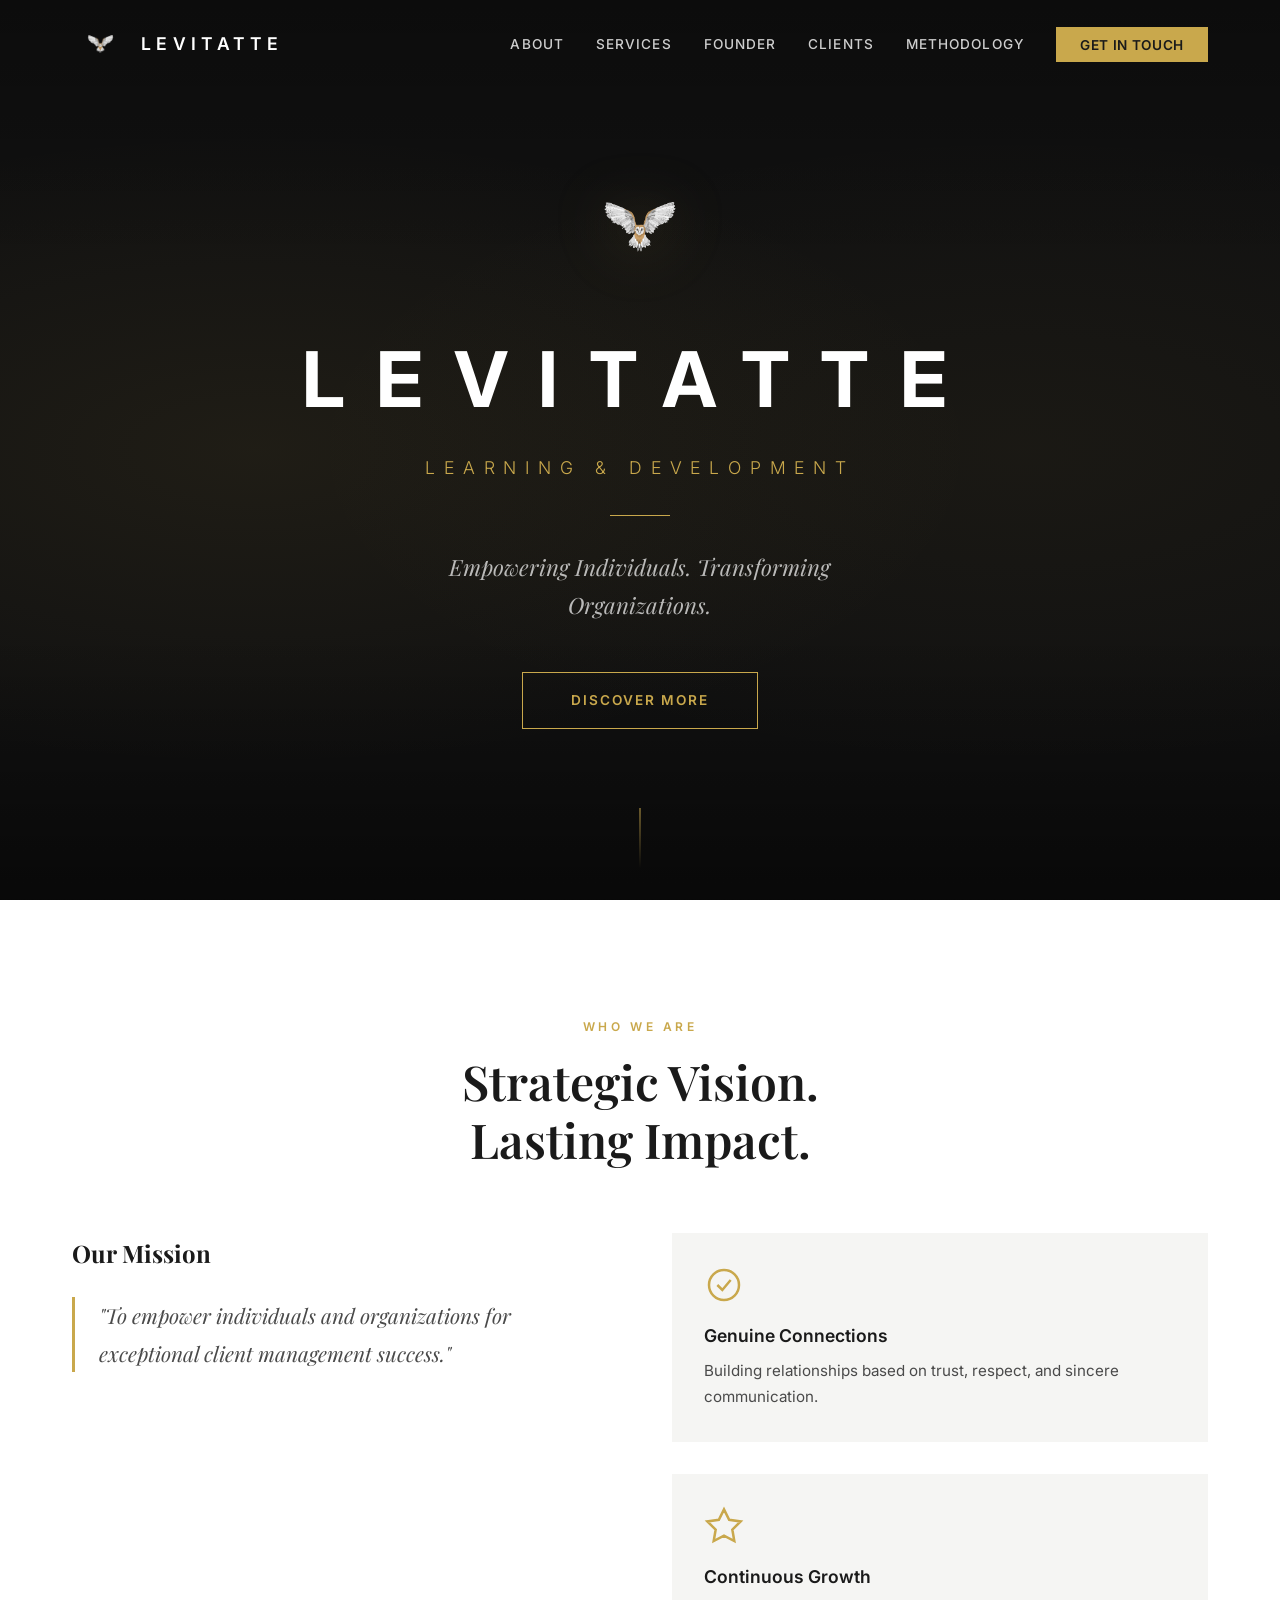
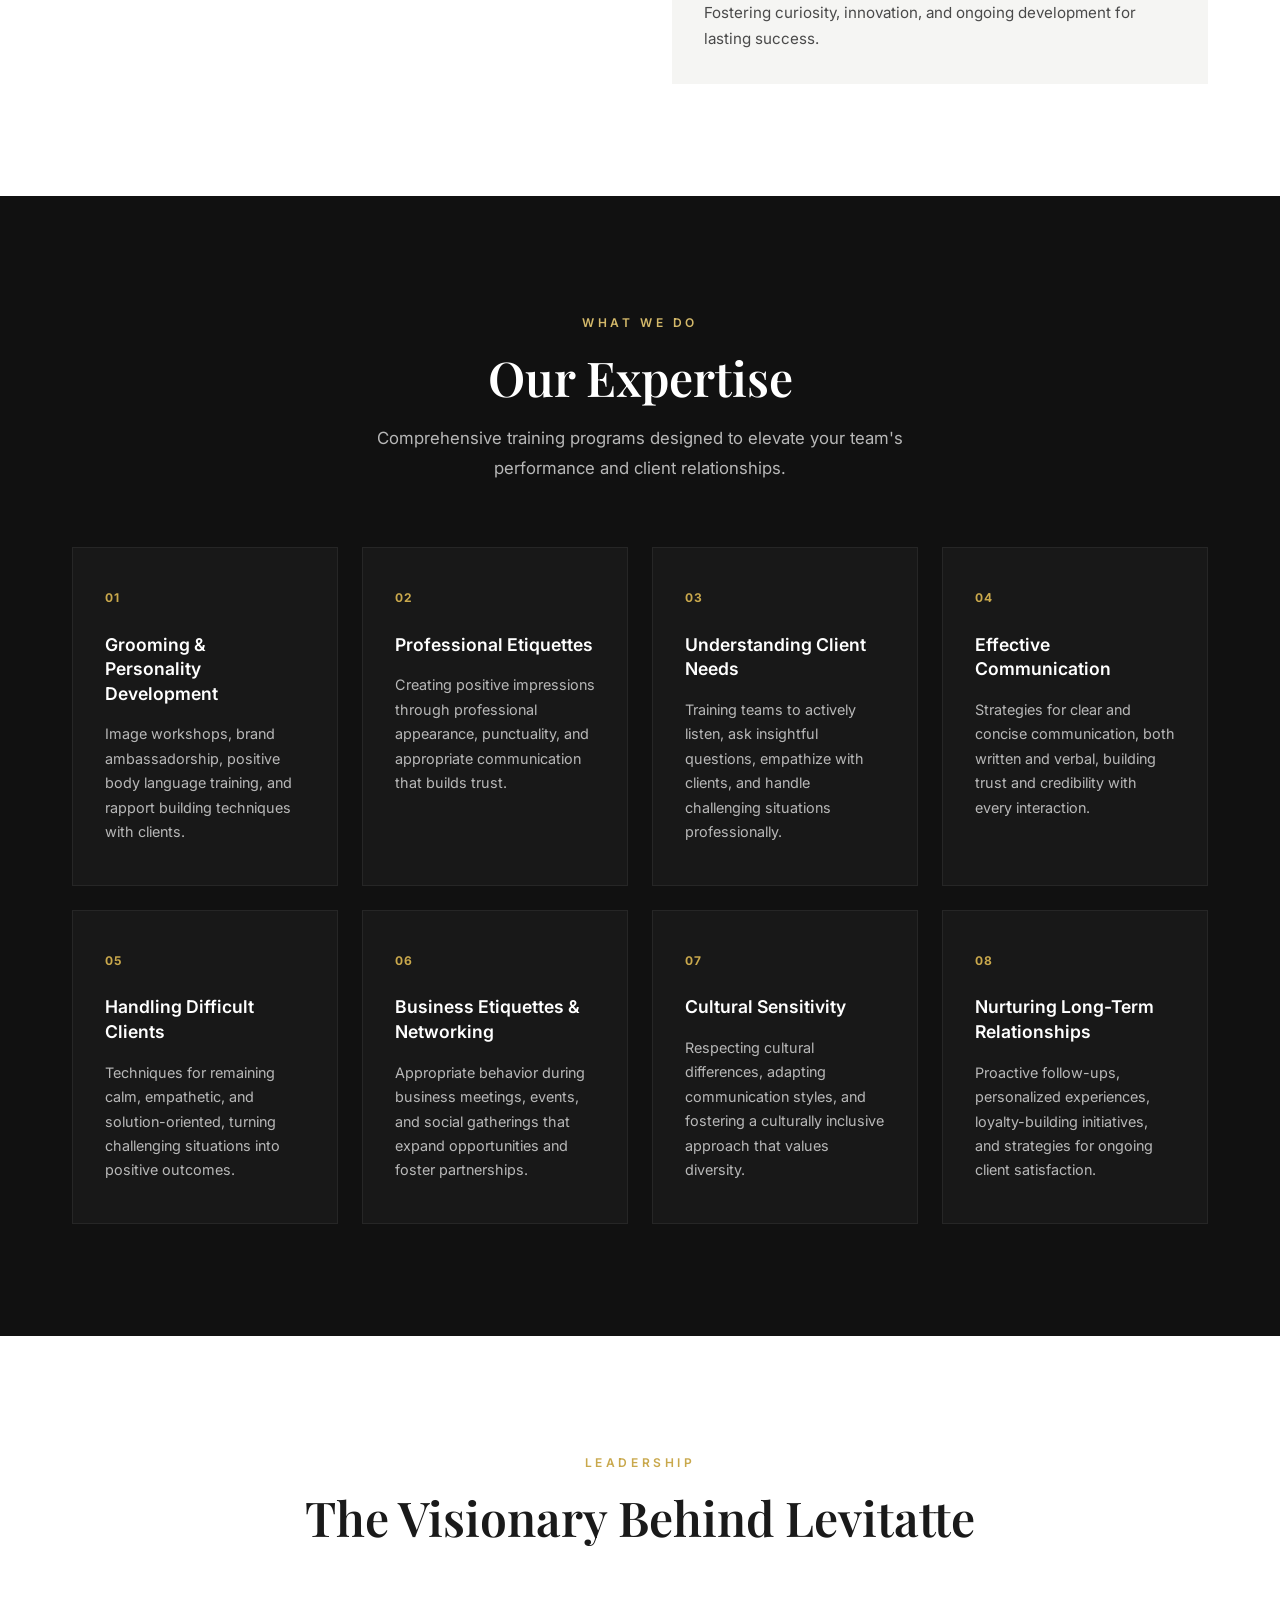
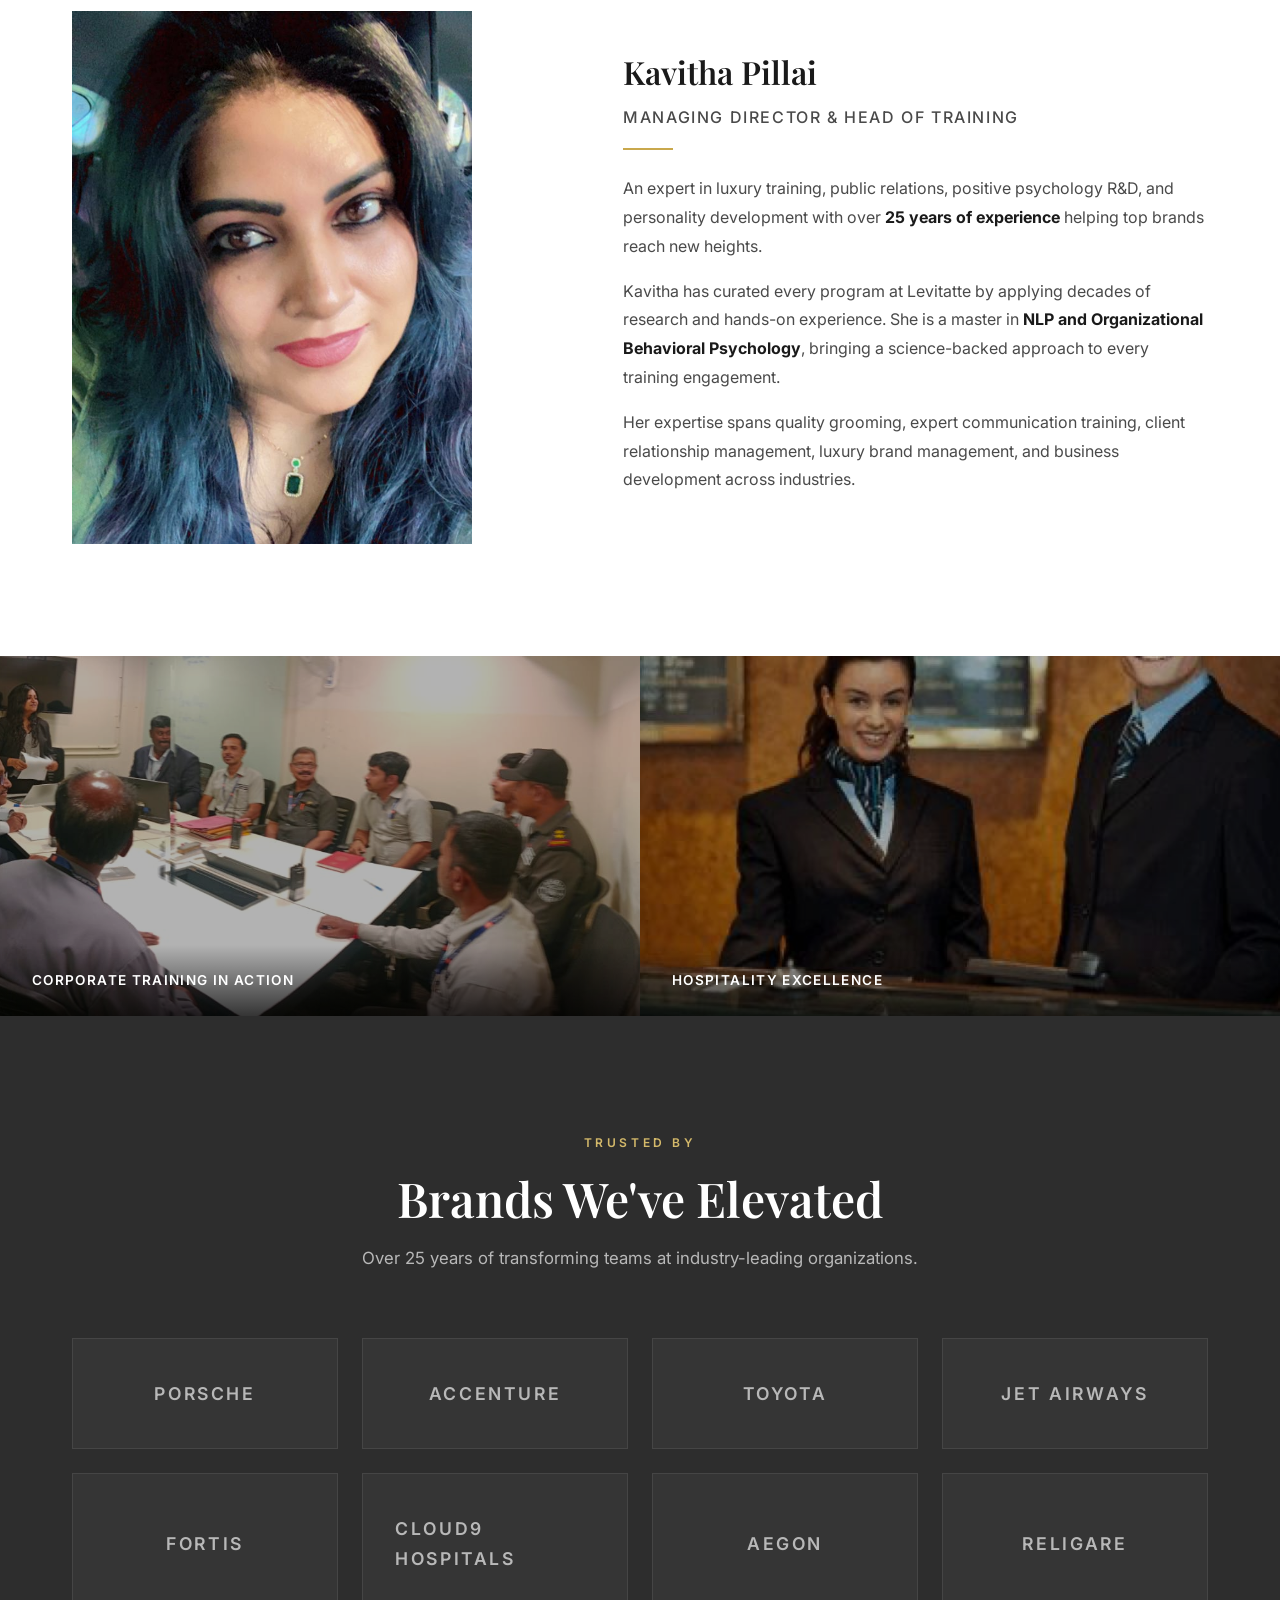
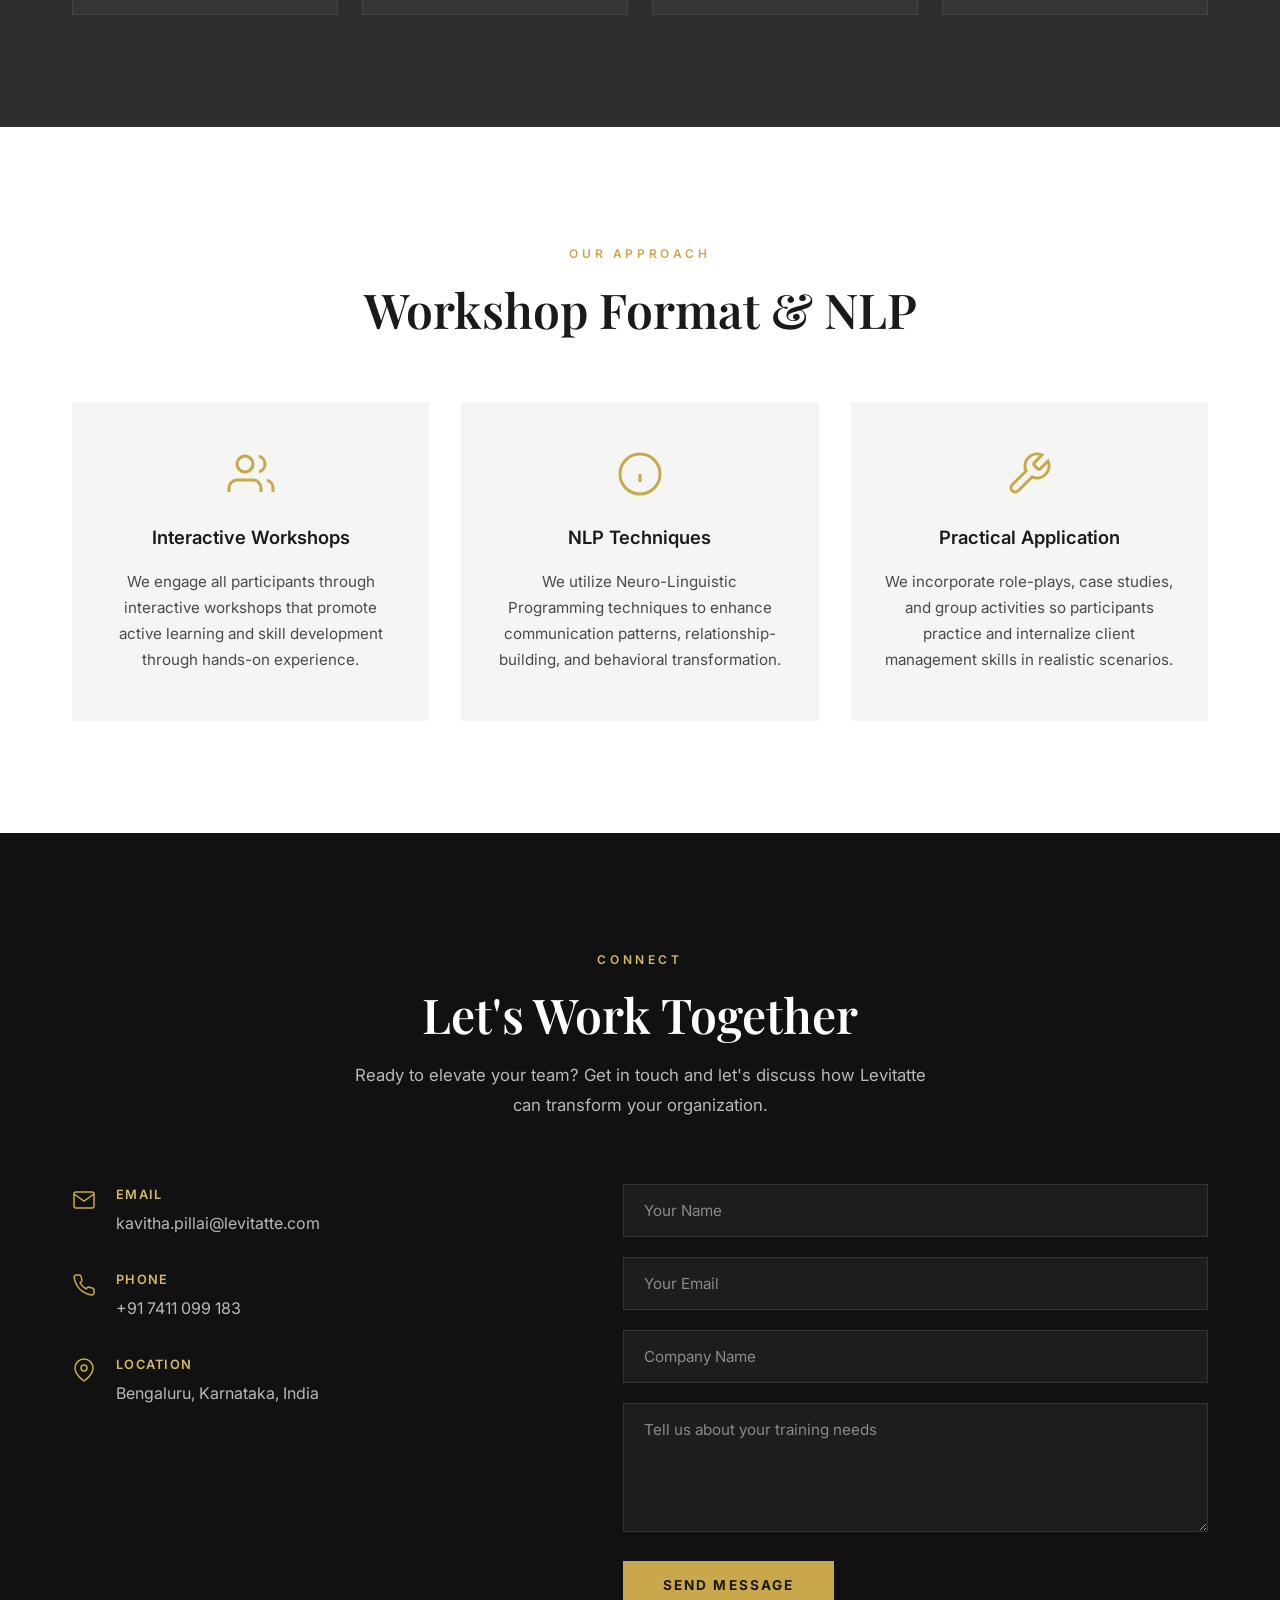
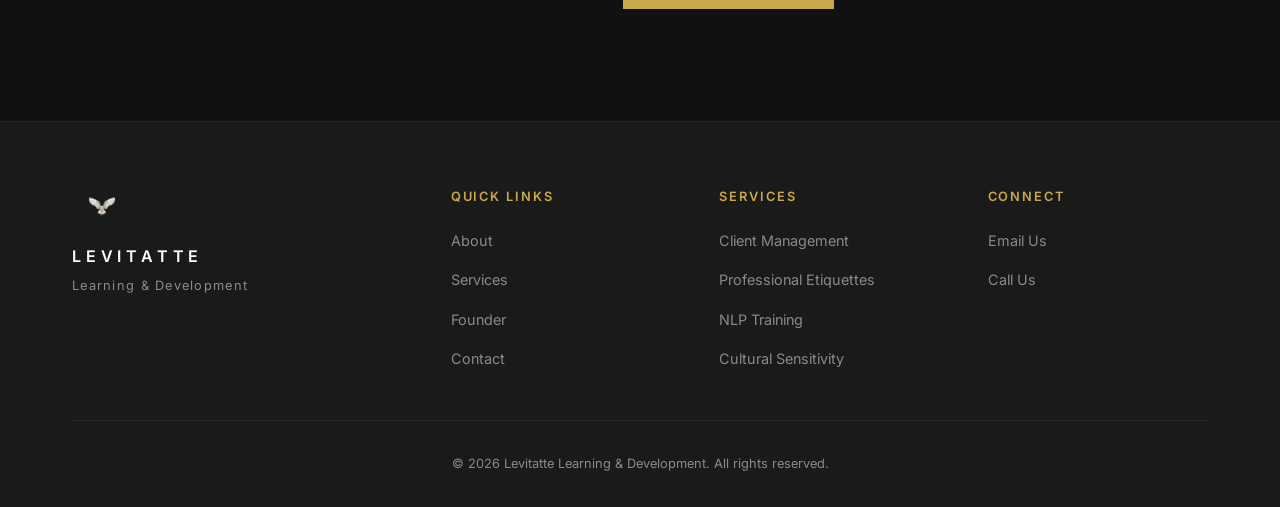
<file: index.html>
<!DOCTYPE html>
<html lang="en">
<head>
    <meta charset="UTF-8">
    <meta name="viewport" content="width=device-width, initial-scale=1.0">
    <title>Levitatte | Learning &amp; Development</title>
    <meta name="description" content="Levitatte empowers individuals and organizations for exceptional client management success through luxury training, NLP, and personality development.">
    <link rel="icon" type="image/png" href="images/logo.png">
    <link rel="preconnect" href="https://fonts.googleapis.com">
    <link rel="preconnect" href="https://fonts.gstatic.com" crossorigin>
    <link href="https://fonts.googleapis.com/css2?family=Inter:wght@300;400;500;600;700&family=Playfair+Display:wght@400;500;600;700&display=swap" rel="stylesheet">
    <link rel="stylesheet" href="css/style.css">
</head>
<body>

    <!-- Navigation -->
    <nav class="navbar" id="navbar">
        <div class="nav-container">
            <a href="#hero" class="nav-logo">
                <img src="images/logo.png" alt="Levitatte" class="nav-logo-img">
                <span class="nav-logo-text">LEVITATTE</span>
            </a>
            <button class="nav-toggle" id="navToggle" aria-label="Toggle navigation">
                <span></span>
                <span></span>
                <span></span>
            </button>
            <ul class="nav-menu" id="navMenu">
                <li><a href="#about" class="nav-link">About</a></li>
                <li><a href="#services" class="nav-link">Services</a></li>
                <li><a href="#founder" class="nav-link">Founder</a></li>
                <li><a href="#clients" class="nav-link">Clients</a></li>
                <li><a href="#methodology" class="nav-link">Methodology</a></li>
                <li><a href="#contact" class="nav-link nav-link--cta">Get in Touch</a></li>
            </ul>
        </div>
    </nav>

    <!-- Hero Section -->
    <section class="hero" id="hero">
        <div class="hero-overlay"></div>
        <div class="hero-content">
            <img src="images/logo.png" alt="Levitatte Owl" class="hero-logo">
            <h1 class="hero-title">LEVITATTE</h1>
            <p class="hero-subtitle">Learning &amp; Development</p>
            <div class="hero-divider"></div>
            <p class="hero-tagline">Empowering Individuals. Transforming Organizations.</p>
            <a href="#about" class="hero-cta">Discover More</a>
        </div>
        <div class="hero-scroll">
            <div class="hero-scroll-line"></div>
        </div>
    </section>

    <!-- About Section -->
    <section class="section section--light" id="about">
        <div class="container">
            <div class="section-header reveal">
                <span class="section-label">Who We Are</span>
                <h2 class="section-title">Strategic Vision.<br>Lasting Impact.</h2>
            </div>
            <div class="about-grid">
                <div class="about-mission reveal">
                    <h3>Our Mission</h3>
                    <p class="about-quote">"To empower individuals and organizations for exceptional client management success."</p>
                </div>
                <div class="about-values reveal">
                    <div class="value-card">
                        <div class="value-icon">
                            <svg viewBox="0 0 24 24" fill="none" stroke="currentColor" stroke-width="1.5"><path d="M12 21C16.9706 21 21 16.9706 21 12C21 7.02944 16.9706 3 12 3C7.02944 3 3 7.02944 3 12C3 16.9706 7.02944 21 12 21Z"/><path d="M8 12L11 15L16 9"/></svg>
                        </div>
                        <h4>Genuine Connections</h4>
                        <p>Building relationships based on trust, respect, and sincere communication.</p>
                    </div>
                    <div class="value-card">
                        <div class="value-icon">
                            <svg viewBox="0 0 24 24" fill="none" stroke="currentColor" stroke-width="1.5"><path d="M12 2L15.09 8.26L22 9.27L17 14.14L18.18 21.02L12 17.77L5.82 21.02L7 14.14L2 9.27L8.91 8.26L12 2Z"/></svg>
                        </div>
                        <h4>Continuous Growth</h4>
                        <p>Fostering curiosity, innovation, and ongoing development for lasting success.</p>
                    </div>
                </div>
            </div>
        </div>
    </section>

    <!-- Services Section -->
    <section class="section section--dark" id="services">
        <div class="container">
            <div class="section-header reveal">
                <span class="section-label section-label--light">What We Do</span>
                <h2 class="section-title section-title--light">Our Expertise</h2>
                <p class="section-desc section-desc--light">Comprehensive training programs designed to elevate your team's performance and client relationships.</p>
            </div>
            <div class="services-grid">
                <div class="service-card reveal">
                    <div class="service-number">01</div>
                    <h3>Grooming &amp; Personality Development</h3>
                    <p>Image workshops, brand ambassadorship, positive body language training, and rapport building techniques with clients.</p>
                </div>
                <div class="service-card reveal">
                    <div class="service-number">02</div>
                    <h3>Professional Etiquettes</h3>
                    <p>Creating positive impressions through professional appearance, punctuality, and appropriate communication that builds trust.</p>
                </div>
                <div class="service-card reveal">
                    <div class="service-number">03</div>
                    <h3>Understanding Client Needs</h3>
                    <p>Training teams to actively listen, ask insightful questions, empathize with clients, and handle challenging situations professionally.</p>
                </div>
                <div class="service-card reveal">
                    <div class="service-number">04</div>
                    <h3>Effective Communication</h3>
                    <p>Strategies for clear and concise communication, both written and verbal, building trust and credibility with every interaction.</p>
                </div>
                <div class="service-card reveal">
                    <div class="service-number">05</div>
                    <h3>Handling Difficult Clients</h3>
                    <p>Techniques for remaining calm, empathetic, and solution-oriented, turning challenging situations into positive outcomes.</p>
                </div>
                <div class="service-card reveal">
                    <div class="service-number">06</div>
                    <h3>Business Etiquettes &amp; Networking</h3>
                    <p>Appropriate behavior during business meetings, events, and social gatherings that expand opportunities and foster partnerships.</p>
                </div>
                <div class="service-card reveal">
                    <div class="service-number">07</div>
                    <h3>Cultural Sensitivity</h3>
                    <p>Respecting cultural differences, adapting communication styles, and fostering a culturally inclusive approach that values diversity.</p>
                </div>
                <div class="service-card reveal">
                    <div class="service-number">08</div>
                    <h3>Nurturing Long-Term Relationships</h3>
                    <p>Proactive follow-ups, personalized experiences, loyalty-building initiatives, and strategies for ongoing client satisfaction.</p>
                </div>
            </div>
        </div>
    </section>

    <!-- Founder Section -->
    <section class="section section--light" id="founder">
        <div class="container">
            <div class="section-header reveal">
                <span class="section-label">Leadership</span>
                <h2 class="section-title">The Visionary Behind Levitatte</h2>
            </div>
            <div class="founder-grid">
                <div class="founder-image reveal">
                    <img src="images/founder.jpeg" alt="Kavitha Pillai - Managing Director & Head of Training">
                </div>
                <div class="founder-content reveal">
                    <h3>Kavitha Pillai</h3>
                    <p class="founder-role">Managing Director &amp; Head of Training</p>
                    <div class="founder-divider"></div>
                    <p>An expert in luxury training, public relations, positive psychology R&amp;D, and personality development with over <strong>25 years of experience</strong> helping top brands reach new heights.</p>
                    <p>Kavitha has curated every program at Levitatte by applying decades of research and hands-on experience. She is a master in <strong>NLP and Organizational Behavioral Psychology</strong>, bringing a science-backed approach to every training engagement.</p>
                    <p>Her expertise spans quality grooming, expert communication training, client relationship management, luxury brand management, and business development across industries.</p>
                </div>
            </div>
        </div>
    </section>

    <!-- Gallery Banner -->
    <section class="gallery-banner">
        <div class="gallery-grid">
            <div class="gallery-item">
                <img src="images/training-session.jpeg" alt="Levitatte corporate training session in progress">
                <div class="gallery-caption">Corporate Training in Action</div>
            </div>
            <div class="gallery-item">
                <img src="images/hospitality.jpeg" alt="Professional hospitality training">
                <div class="gallery-caption">Hospitality Excellence</div>
            </div>
        </div>
    </section>

    <!-- Clients Section -->
    <section class="section section--accent" id="clients">
        <div class="container">
            <div class="section-header reveal">
                <span class="section-label section-label--light">Trusted By</span>
                <h2 class="section-title section-title--light">Brands We've Elevated</h2>
                <p class="section-desc section-desc--light">Over 25 years of transforming teams at industry-leading organizations.</p>
            </div>
            <div class="clients-grid reveal">
                <div class="client-card">
                    <span class="client-name">Porsche</span>
                </div>
                <div class="client-card">
                    <span class="client-name">Accenture</span>
                </div>
                <div class="client-card">
                    <span class="client-name">Toyota</span>
                </div>
                <div class="client-card">
                    <span class="client-name">Jet Airways</span>
                </div>
                <div class="client-card">
                    <span class="client-name">Fortis</span>
                </div>
                <div class="client-card">
                    <span class="client-name">Cloud9 Hospitals</span>
                </div>
                <div class="client-card">
                    <span class="client-name">AEGON</span>
                </div>
                <div class="client-card">
                    <span class="client-name">RELIGARE</span>
                </div>
            </div>
        </div>
    </section>

    <!-- Methodology Section -->
    <section class="section section--light" id="methodology">
        <div class="container">
            <div class="section-header reveal">
                <span class="section-label">Our Approach</span>
                <h2 class="section-title">Workshop Format &amp; NLP</h2>
            </div>
            <div class="methodology-grid">
                <div class="method-card reveal">
                    <div class="method-icon">
                        <svg viewBox="0 0 24 24" fill="none" stroke="currentColor" stroke-width="1.5"><path d="M17 21V19C17 16.7909 15.2091 15 13 15H5C2.79086 15 1 16.7909 1 19V21"/><circle cx="9" cy="7" r="4"/><path d="M23 21V19C22.9986 17.1771 21.765 15.5857 20 15.13"/><path d="M16 3.13C17.7699 3.58317 19.0078 5.17799 19.0078 7.005C19.0078 8.83201 17.7699 10.4268 16 10.88"/></svg>
                    </div>
                    <h3>Interactive Workshops</h3>
                    <p>We engage all participants through interactive workshops that promote active learning and skill development through hands-on experience.</p>
                </div>
                <div class="method-card reveal">
                    <div class="method-icon">
                        <svg viewBox="0 0 24 24" fill="none" stroke="currentColor" stroke-width="1.5"><path d="M12 2C6.48 2 2 6.48 2 12C2 17.52 6.48 22 12 22C17.52 22 22 17.52 22 12C22 6.48 17.52 2 12 2Z"/><path d="M12 16V12"/><path d="M12 8H12.01"/></svg>
                    </div>
                    <h3>NLP Techniques</h3>
                    <p>We utilize Neuro-Linguistic Programming techniques to enhance communication patterns, relationship-building, and behavioral transformation.</p>
                </div>
                <div class="method-card reveal">
                    <div class="method-icon">
                        <svg viewBox="0 0 24 24" fill="none" stroke="currentColor" stroke-width="1.5"><path d="M14.7 6.3a1 1 0 000 1.4l1.6 1.6a1 1 0 001.4 0l3.77-3.77a6 6 0 01-7.94 7.94l-6.91 6.91a2.12 2.12 0 01-3-3l6.91-6.91a6 6 0 017.94-7.94l-3.76 3.76z"/></svg>
                    </div>
                    <h3>Practical Application</h3>
                    <p>We incorporate role-plays, case studies, and group activities so participants practice and internalize client management skills in realistic scenarios.</p>
                </div>
            </div>
        </div>
    </section>

    <!-- Contact Section -->
    <section class="section section--dark" id="contact">
        <div class="container">
            <div class="section-header reveal">
                <span class="section-label section-label--light">Connect</span>
                <h2 class="section-title section-title--light">Let's Work Together</h2>
                <p class="section-desc section-desc--light">Ready to elevate your team? Get in touch and let's discuss how Levitatte can transform your organization.</p>
            </div>
            <div class="contact-grid">
                <div class="contact-info reveal">
                    <div class="contact-item">
                        <svg viewBox="0 0 24 24" fill="none" stroke="currentColor" stroke-width="1.5"><path d="M4 4h16c1.1 0 2 .9 2 2v12c0 1.1-.9 2-2 2H4c-1.1 0-2-.9-2-2V6c0-1.1.9-2 2-2z"/><polyline points="22,6 12,13 2,6"/></svg>
                        <div>
                            <h4>Email</h4>
                            <a href="mailto:kavitha.pillai@levitatte.com">kavitha.pillai@levitatte.com</a>
                        </div>
                    </div>
                    <div class="contact-item">
                        <svg viewBox="0 0 24 24" fill="none" stroke="currentColor" stroke-width="1.5"><path d="M22 16.92v3a2 2 0 01-2.18 2 19.79 19.79 0 01-8.63-3.07 19.5 19.5 0 01-6-6 19.79 19.79 0 01-3.07-8.67A2 2 0 014.11 2h3a2 2 0 012 1.72c.127.96.361 1.903.7 2.81a2 2 0 01-.45 2.11L8.09 9.91a16 16 0 006 6l1.27-1.27a2 2 0 012.11-.45c.907.339 1.85.573 2.81.7A2 2 0 0122 16.92z"/></svg>
                        <div>
                            <h4>Phone</h4>
                            <a href="tel:+917411099183">+91 7411 099 183</a>
                        </div>
                    </div>
                    <div class="contact-item">
                        <svg viewBox="0 0 24 24" fill="none" stroke="currentColor" stroke-width="1.5"><path d="M21 10c0 7-9 13-9 13s-9-6-9-13a9 9 0 0118 0z"/><circle cx="12" cy="10" r="3"/></svg>
                        <div>
                            <h4>Location</h4>
                            <p>Bengaluru, Karnataka, India</p>
                        </div>
                    </div>
                </div>
                <form class="contact-form reveal" id="contactForm">
                    <div class="form-group">
                        <input type="text" id="name" name="name" placeholder="Your Name" required>
                    </div>
                    <div class="form-group">
                        <input type="email" id="email" name="email" placeholder="Your Email" required>
                    </div>
                    <div class="form-group">
                        <input type="text" id="company" name="company" placeholder="Company Name">
                    </div>
                    <div class="form-group">
                        <textarea id="message" name="message" placeholder="Tell us about your training needs" rows="5" required></textarea>
                    </div>
                    <button type="submit" class="form-submit">Send Message</button>
                </form>
            </div>
        </div>
    </section>

    <!-- Footer -->
    <footer class="footer">
        <div class="container">
            <div class="footer-grid">
                <div class="footer-brand">
                    <img src="images/logo.png" alt="Levitatte" class="footer-logo">
                    <p class="footer-brand-name">LEVITATTE</p>
                    <p class="footer-brand-sub">Learning &amp; Development</p>
                </div>
                <div class="footer-links">
                    <h4>Quick Links</h4>
                    <ul>
                        <li><a href="#about">About</a></li>
                        <li><a href="#services">Services</a></li>
                        <li><a href="#founder">Founder</a></li>
                        <li><a href="#contact">Contact</a></li>
                    </ul>
                </div>
                <div class="footer-links">
                    <h4>Services</h4>
                    <ul>
                        <li><a href="#services">Client Management</a></li>
                        <li><a href="#services">Professional Etiquettes</a></li>
                        <li><a href="#services">NLP Training</a></li>
                        <li><a href="#services">Cultural Sensitivity</a></li>
                    </ul>
                </div>
                <div class="footer-links">
                    <h4>Connect</h4>
                    <ul>
                        <li><a href="mailto:kavitha.pillai@levitatte.com">Email Us</a></li>
                        <li><a href="tel:+917411099183">Call Us</a></li>
                    </ul>
                </div>
            </div>
            <div class="footer-bottom">
                <p>&copy; 2026 Levitatte Learning &amp; Development. All rights reserved.</p>
            </div>
        </div>
    </footer>

    <script src="js/main.js"></script>
</body>
</html>
</file>
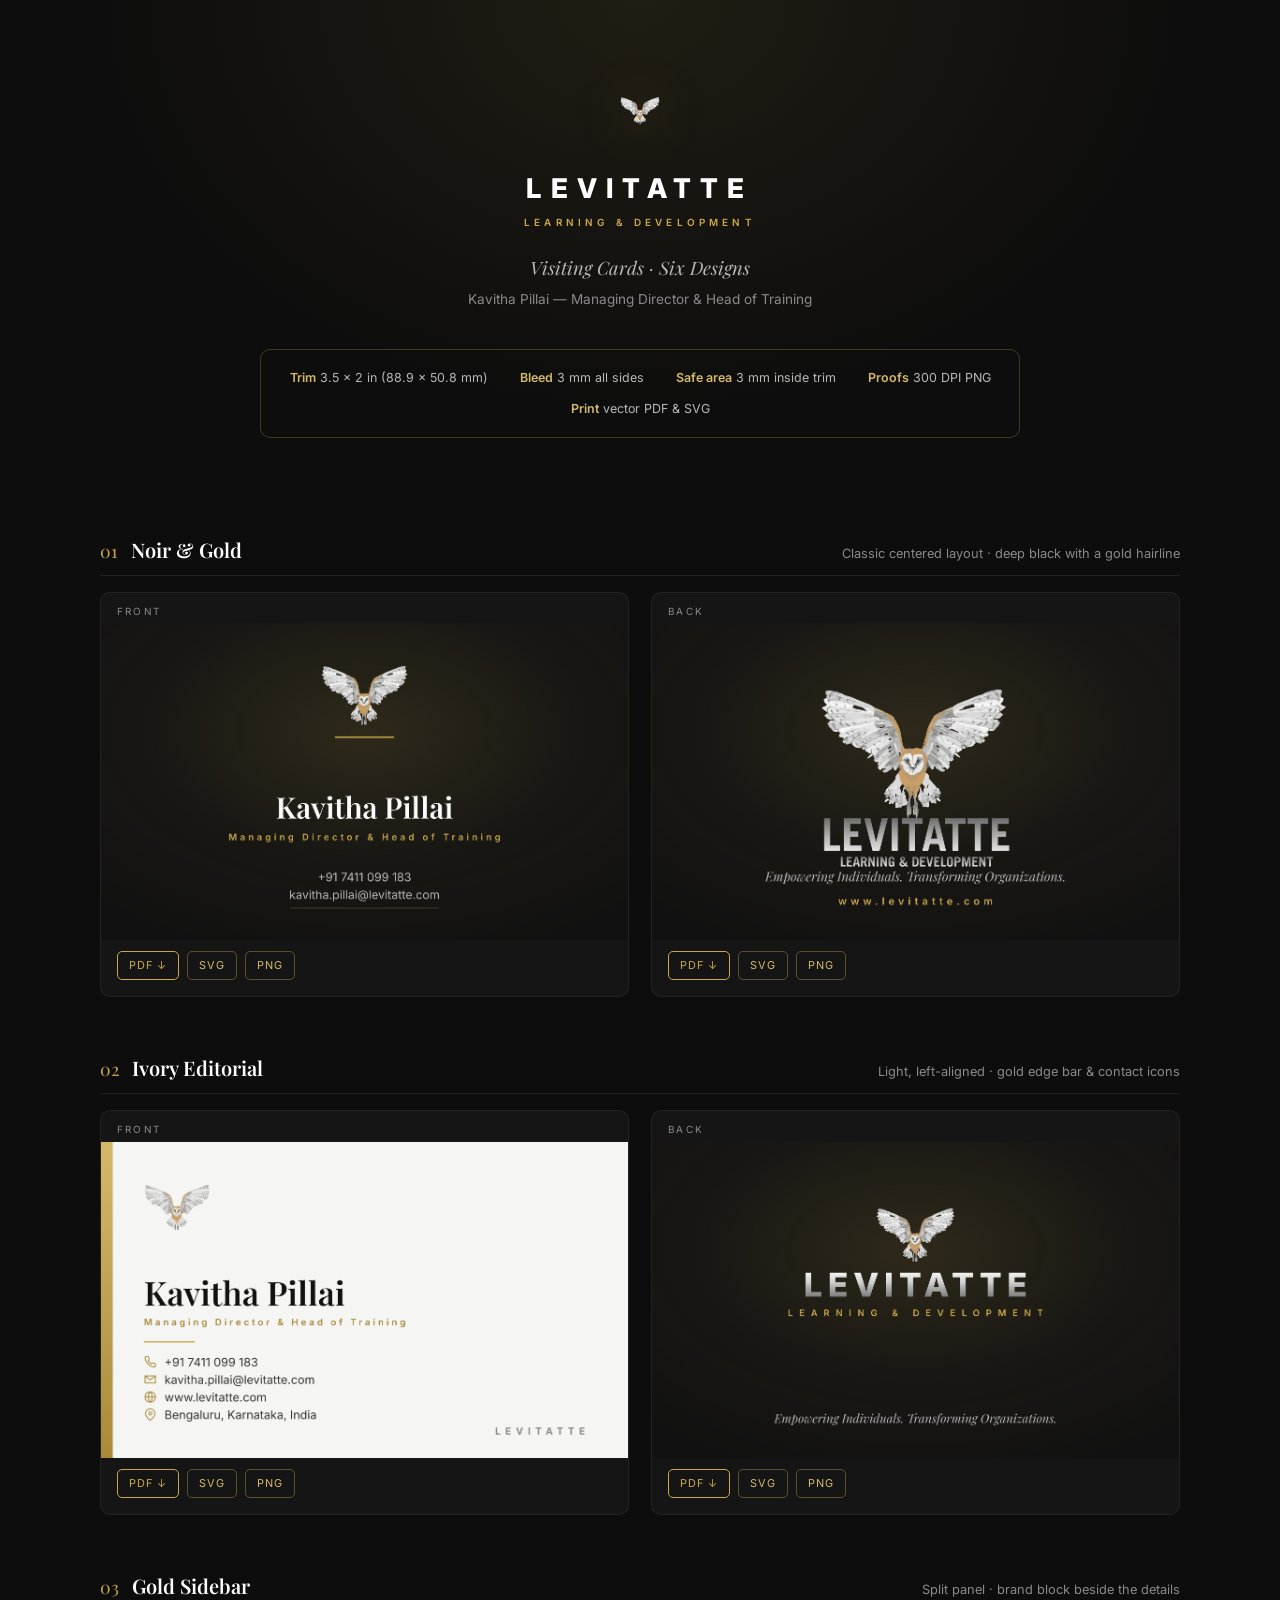
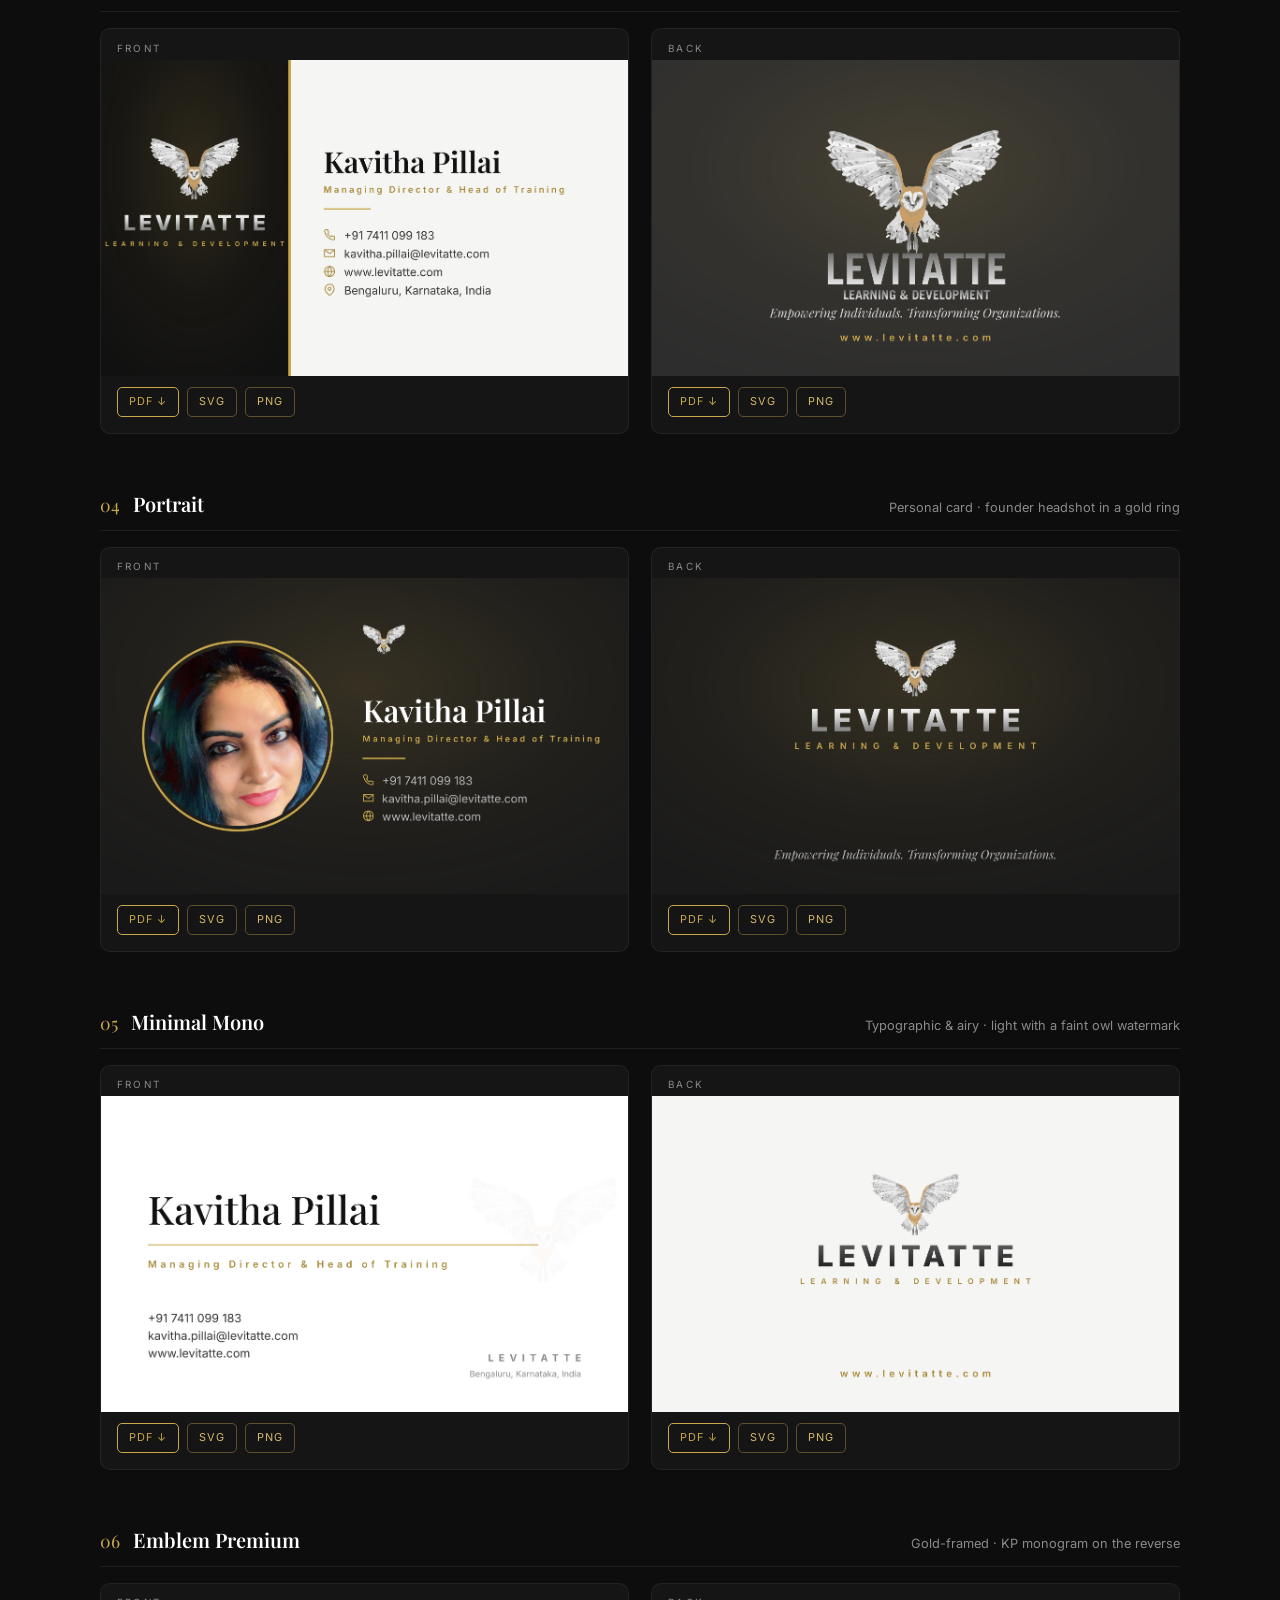
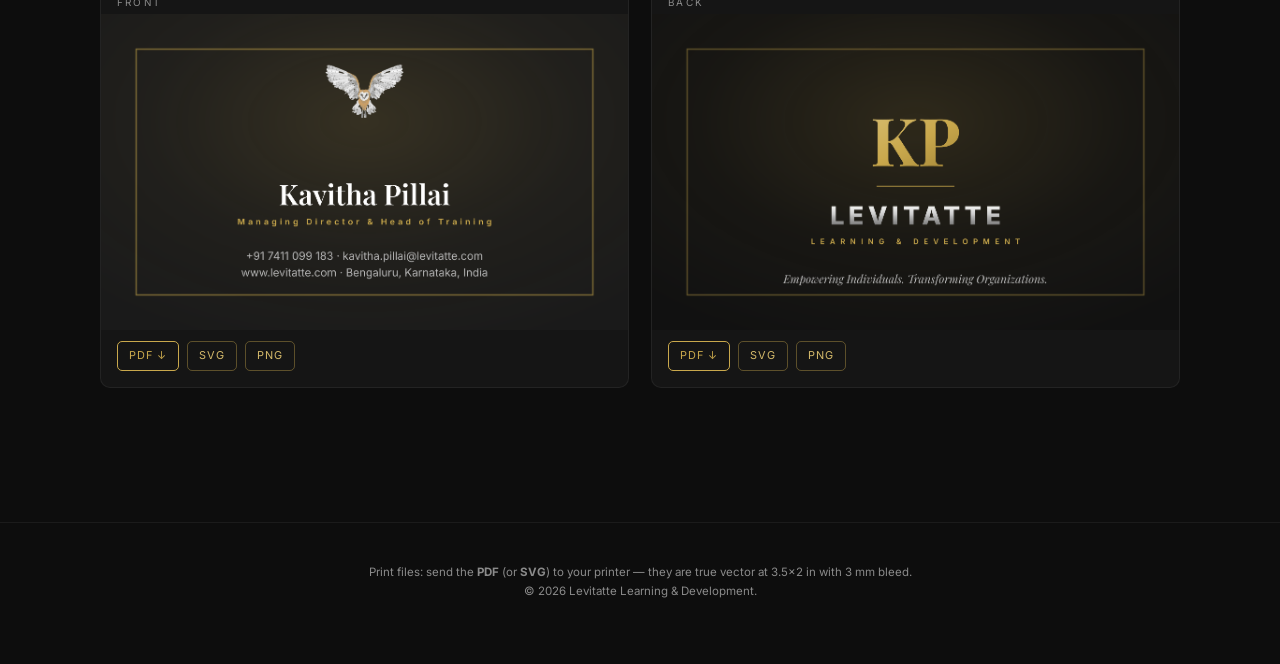
<file: business-cards/index.html>
<!DOCTYPE html>
<html lang="en">
<head>
<meta charset="UTF-8">
<meta name="viewport" content="width=device-width, initial-scale=1.0">
<title>Levitatte | Visiting Cards</title>
<link rel="icon" type="image/png" href="../images/logo.png">
<link rel="preconnect" href="https://fonts.googleapis.com">
<link rel="preconnect" href="https://fonts.gstatic.com" crossorigin>
<link href="https://fonts.googleapis.com/css2?family=Inter:wght@300;400;500;600;700;800&family=Playfair+Display:ital,wght@0,400;0,600;1,400&display=swap" rel="stylesheet">
<style>
  :root{
    --ink:#111;--dark:#1a1a1a;--char:#2d2d2d;--gold:#c9a84c;--gold-l:#d4b96a;
    --paper:#f5f5f3;--silver:#b8b8b8;--gray:#8a8a8a;
    --sans:'Inter',system-ui,sans-serif;--serif:'Playfair Display',Georgia,serif;
  }
  *{margin:0;padding:0;box-sizing:border-box}
  body{background:#0d0d0d;color:#eee;font-family:var(--sans);line-height:1.6;-webkit-font-smoothing:antialiased}
  .wrap{max-width:1080px;margin:0 auto;padding:0 1.5rem}
  header{text-align:center;padding:5rem 1.5rem 3rem;background:radial-gradient(ellipse at 50% 0%,rgba(201,168,76,.10),transparent 60%)}
  header img{width:88px;filter:drop-shadow(0 4px 24px rgba(201,168,76,.25))}
  header h1{font-family:var(--sans);font-weight:800;letter-spacing:.34em;font-size:1.7rem;color:#fff;margin:1.1rem 0 .3rem}
  header .sub{color:var(--gold);letter-spacing:.42em;font-size:.62rem;font-weight:600}
  header .title{font-family:var(--serif);font-style:italic;color:var(--silver);font-size:1.15rem;margin-top:1.4rem}
  header .person{color:var(--gray);font-size:.85rem;margin-top:.4rem}
  .spec{max-width:760px;margin:2.4rem auto 0;border:1px solid rgba(201,168,76,.28);border-radius:10px;
        padding:1.1rem 1.4rem;display:flex;flex-wrap:wrap;gap:.7rem 2rem;justify-content:center;font-size:.78rem;color:var(--silver)}
  .spec b{color:var(--gold-l);font-weight:600}
  .grid{padding:3rem 0 5rem}
  .card{margin-bottom:3.4rem}
  .card-head{display:flex;align-items:baseline;gap:.8rem;margin-bottom:1rem;border-bottom:1px solid rgba(255,255,255,.08);padding-bottom:.6rem}
  .card-head .no{font-family:var(--serif);color:var(--gold);font-size:1.1rem}
  .card-head h2{font-family:var(--serif);font-weight:600;font-size:1.25rem;color:#fff}
  .card-head p{color:var(--gray);font-size:.8rem;margin-left:auto;text-align:right}
  .sides{display:grid;grid-template-columns:1fr 1fr;gap:1.4rem}
  .side{background:#151515;border:1px solid rgba(255,255,255,.06);border-radius:10px;overflow:hidden}
  .side .lbl{font-size:.62rem;letter-spacing:.22em;text-transform:uppercase;color:var(--gray);padding:.7rem 1rem .2rem}
  .side img{display:block;width:100%;height:auto;background:#222}
  .dl{display:flex;gap:.5rem;padding:.7rem 1rem 1rem;flex-wrap:wrap}
  .dl a{font-size:.68rem;letter-spacing:.08em;text-transform:uppercase;color:var(--gold-l);
        border:1px solid rgba(201,168,76,.4);border-radius:5px;padding:.32rem .7rem;transition:.2s}
  .dl a:hover{background:var(--gold);color:#111;border-color:var(--gold)}
  .dl a.pdf{border-color:var(--gold);color:var(--gold)}
  footer{text-align:center;color:var(--gray);font-size:.72rem;padding:2.5rem 1.5rem 4rem;border-top:1px solid rgba(255,255,255,.06)}
  a{text-decoration:none;color:inherit}
  @media(max-width:720px){.sides{grid-template-columns:1fr}.card-head p{display:none}}
</style>
</head>
<body>
<header>
  <img src="../images/logo.png" alt="Levitatte">
  <h1>LEVITATTE</h1>
  <div class="sub">LEARNING &amp; DEVELOPMENT</div>
  <div class="title">Visiting Cards &middot; Six Designs</div>
  <div class="person">Kavitha Pillai &mdash; Managing Director &amp; Head of Training</div>
  <div class="spec">
    <span><b>Trim</b> 3.5 &times; 2 in (88.9 &times; 50.8 mm)</span>
    <span><b>Bleed</b> 3&nbsp;mm all sides</span>
    <span><b>Safe area</b> 3&nbsp;mm inside trim</span>
    <span><b>Proofs</b> 300 DPI PNG</span>
    <span><b>Print</b> vector PDF &amp; SVG</span>
  </div>
</header>

<div class="wrap grid" id="grid"></div>

<footer>
  Print files: send the <b>PDF</b> (or <b>SVG</b>) to your printer &mdash; they are true vector at 3.5&times;2&nbsp;in with 3&nbsp;mm bleed.<br>
  &copy; 2026 Levitatte Learning &amp; Development.
</footer>

<script>
const DESIGNS = [
  ["01-noir-gold","Noir &amp; Gold","Classic centered layout · deep black with a gold hairline"],
  ["02-ivory-editorial","Ivory Editorial","Light, left-aligned · gold edge bar &amp; contact icons"],
  ["03-gold-sidebar","Gold Sidebar","Split panel · brand block beside the details"],
  ["04-portrait","Portrait","Personal card · founder headshot in a gold ring"],
  ["05-minimal-mono","Minimal Mono","Typographic &amp; airy · light with a faint owl watermark"],
  ["06-emblem-premium","Emblem Premium","Gold-framed · KP monogram on the reverse"],
];
const grid = document.getElementById('grid');
DESIGNS.forEach(([slug,name,desc],i)=>{
  const sides = ["front","back"].map(s=>`
    <div class="side">
      <div class="lbl">${s}</div>
      <img loading="lazy" src="preview/${slug}-${s}.png" alt="${name} ${s}">
      <div class="dl">
        <a class="pdf" href="print/${slug}-${s}.pdf" download>PDF &darr;</a>
        <a href="svg/${slug}-${s}.svg" download>SVG</a>
        <a href="preview/${slug}-${s}.png" download>PNG</a>
      </div>
    </div>`).join("");
  grid.insertAdjacentHTML('beforeend',`
    <section class="card">
      <div class="card-head">
        <span class="no">${String(i+1).padStart(2,'0')}</span>
        <h2>${name}</h2>
        <p>${desc}</p>
      </div>
      <div class="sides">${sides}</div>
    </section>`);
});
</script>
</body>
</html>
</file>
<file: css/style.css>
/* ===== RESET & BASE ===== */
*, *::before, *::after {
    margin: 0;
    padding: 0;
    box-sizing: border-box;
}

:root {
    --color-dark: #1a1a1a;
    --color-darker: #111111;
    --color-charcoal: #2d2d2d;
    --color-gray: #4a4a4a;
    --color-gray-light: #8a8a8a;
    --color-silver: #b8b8b8;
    --color-off-white: #f5f5f3;
    --color-white: #ffffff;
    --color-gold: #c9a84c;
    --color-gold-light: #d4b96a;
    --color-gold-dark: #a88a3a;
    --font-primary: 'Inter', -apple-system, BlinkMacSystemFont, sans-serif;
    --font-display: 'Playfair Display', Georgia, serif;
    --transition: 0.3s cubic-bezier(0.4, 0, 0.2, 1);
    --transition-slow: 0.6s cubic-bezier(0.4, 0, 0.2, 1);
}

html {
    scroll-behavior: smooth;
    font-size: 16px;
}

body {
    font-family: var(--font-primary);
    color: var(--color-dark);
    line-height: 1.7;
    -webkit-font-smoothing: antialiased;
    -moz-osx-font-smoothing: grayscale;
    overflow-x: hidden;
}

a {
    color: inherit;
    text-decoration: none;
    transition: var(--transition);
}

img {
    max-width: 100%;
    height: auto;
    display: block;
}

.container {
    max-width: 1200px;
    margin: 0 auto;
    padding: 0 2rem;
}

/* ===== NAVIGATION ===== */
.navbar {
    position: fixed;
    top: 0;
    left: 0;
    width: 100%;
    z-index: 1000;
    padding: 1.5rem 0;
    transition: var(--transition);
}

.navbar.scrolled {
    background: rgba(17, 17, 17, 0.95);
    backdrop-filter: blur(20px);
    padding: 0.8rem 0;
    box-shadow: 0 2px 40px rgba(0, 0, 0, 0.3);
}

.nav-container {
    max-width: 1200px;
    margin: 0 auto;
    padding: 0 2rem;
    display: flex;
    align-items: center;
    justify-content: space-between;
}

.nav-logo {
    display: flex;
    align-items: center;
    gap: 0.75rem;
}

.nav-logo-img {
    height: 40px;
    width: auto;
}

.nav-logo-text {
    font-family: var(--font-primary);
    font-weight: 600;
    font-size: 1.1rem;
    letter-spacing: 0.3em;
    color: var(--color-white);
}

.nav-menu {
    display: flex;
    align-items: center;
    gap: 2rem;
    list-style: none;
}

.nav-link {
    color: rgba(255, 255, 255, 0.8);
    font-size: 0.85rem;
    font-weight: 500;
    letter-spacing: 0.08em;
    text-transform: uppercase;
    position: relative;
    padding: 0.5rem 0;
}

.nav-link::after {
    content: '';
    position: absolute;
    bottom: 0;
    left: 0;
    width: 0;
    height: 1px;
    background: var(--color-gold);
    transition: var(--transition);
}

.nav-link:hover {
    color: var(--color-white);
}

.nav-link:hover::after {
    width: 100%;
}

.nav-link--cta {
    background: var(--color-gold);
    color: var(--color-dark) !important;
    padding: 0.6rem 1.5rem;
    font-weight: 600;
    letter-spacing: 0.05em;
}

.nav-link--cta::after {
    display: none;
}

.nav-link--cta:hover {
    background: var(--color-gold-light);
}

.nav-toggle {
    display: none;
    flex-direction: column;
    gap: 5px;
    background: none;
    border: none;
    cursor: pointer;
    padding: 5px;
}

.nav-toggle span {
    width: 24px;
    height: 2px;
    background: var(--color-white);
    transition: var(--transition);
}

/* ===== HERO ===== */
.hero {
    position: relative;
    min-height: 100vh;
    display: flex;
    align-items: center;
    justify-content: center;
    background: var(--color-darker);
    overflow: hidden;
}

.hero-overlay {
    position: absolute;
    inset: 0;
    background:
        radial-gradient(ellipse at 20% 50%, rgba(201, 168, 76, 0.08) 0%, transparent 50%),
        radial-gradient(ellipse at 80% 50%, rgba(201, 168, 76, 0.05) 0%, transparent 50%),
        linear-gradient(180deg, rgba(0,0,0,0.3) 0%, transparent 30%, transparent 70%, rgba(0,0,0,0.5) 100%);
}

.hero-content {
    position: relative;
    z-index: 2;
    text-align: center;
    padding: 2rem;
    animation: heroFadeIn 1.2s ease-out;
}

@keyframes heroFadeIn {
    from { opacity: 0; transform: translateY(30px); }
    to { opacity: 1; transform: translateY(0); }
}

.hero-logo {
    width: 160px;
    height: auto;
    margin: 0 auto 2rem;
    filter: drop-shadow(0 4px 30px rgba(201, 168, 76, 0.2));
    animation: owlFloat 4s ease-in-out infinite;
}

@keyframes owlFloat {
    0%, 100% { transform: translateY(0); }
    50% { transform: translateY(-10px); }
}

.hero-title {
    font-family: var(--font-primary);
    font-size: clamp(2.5rem, 6vw, 5rem);
    font-weight: 700;
    letter-spacing: 0.4em;
    color: var(--color-white);
    margin-bottom: 0.5rem;
}

.hero-subtitle {
    font-family: var(--font-primary);
    font-size: clamp(0.8rem, 2vw, 1.1rem);
    font-weight: 300;
    letter-spacing: 0.5em;
    text-transform: uppercase;
    color: var(--color-gold);
    margin-bottom: 2rem;
}

.hero-divider {
    width: 60px;
    height: 1px;
    background: var(--color-gold);
    margin: 0 auto 2rem;
}

.hero-tagline {
    font-family: var(--font-display);
    font-size: clamp(1rem, 2.5vw, 1.4rem);
    font-weight: 400;
    font-style: italic;
    color: rgba(255, 255, 255, 0.7);
    margin-bottom: 3rem;
    max-width: 500px;
    margin-left: auto;
    margin-right: auto;
}

.hero-cta {
    display: inline-block;
    padding: 1rem 3rem;
    border: 1px solid var(--color-gold);
    color: var(--color-gold);
    font-size: 0.85rem;
    font-weight: 600;
    letter-spacing: 0.15em;
    text-transform: uppercase;
    transition: var(--transition);
}

.hero-cta:hover {
    background: var(--color-gold);
    color: var(--color-dark);
}

.hero-scroll {
    position: absolute;
    bottom: 2rem;
    left: 50%;
    transform: translateX(-50%);
    z-index: 2;
}

.hero-scroll-line {
    width: 1px;
    height: 60px;
    background: linear-gradient(to bottom, var(--color-gold), transparent);
    animation: scrollPulse 2s ease-in-out infinite;
}

@keyframes scrollPulse {
    0%, 100% { opacity: 1; height: 60px; }
    50% { opacity: 0.3; height: 40px; }
}

/* ===== SECTIONS ===== */
.section {
    padding: 7rem 0;
}

.section--light {
    background: var(--color-white);
}

.section--dark {
    background: var(--color-darker);
}

.section--accent {
    background: var(--color-charcoal);
}

.section-header {
    text-align: center;
    margin-bottom: 4rem;
}

.section-label {
    display: inline-block;
    font-size: 0.75rem;
    font-weight: 600;
    letter-spacing: 0.3em;
    text-transform: uppercase;
    color: var(--color-gold);
    margin-bottom: 1rem;
}

.section-label--light {
    color: var(--color-gold-light);
}

.section-title {
    font-family: var(--font-display);
    font-size: clamp(2rem, 4vw, 3rem);
    font-weight: 600;
    color: var(--color-dark);
    line-height: 1.2;
    margin-bottom: 1rem;
}

.section-title--light {
    color: var(--color-white);
}

.section-desc {
    font-size: 1.05rem;
    color: var(--color-gray);
    max-width: 600px;
    margin: 0 auto;
    line-height: 1.8;
}

.section-desc--light {
    color: var(--color-silver);
}

/* ===== ABOUT ===== */
.about-grid {
    display: grid;
    grid-template-columns: 1fr 1fr;
    gap: 4rem;
    align-items: start;
}

.about-mission h3 {
    font-family: var(--font-display);
    font-size: 1.5rem;
    margin-bottom: 1.5rem;
    color: var(--color-dark);
}

.about-quote {
    font-family: var(--font-display);
    font-size: 1.3rem;
    font-style: italic;
    line-height: 1.8;
    color: var(--color-gray);
    border-left: 3px solid var(--color-gold);
    padding-left: 1.5rem;
}

.about-values {
    display: flex;
    flex-direction: column;
    gap: 2rem;
}

.value-card {
    padding: 2rem;
    background: var(--color-off-white);
    transition: var(--transition);
}

.value-card:hover {
    transform: translateY(-4px);
    box-shadow: 0 10px 40px rgba(0, 0, 0, 0.08);
}

.value-icon {
    width: 40px;
    height: 40px;
    color: var(--color-gold);
    margin-bottom: 1rem;
}

.value-card h4 {
    font-size: 1.1rem;
    font-weight: 600;
    margin-bottom: 0.5rem;
    color: var(--color-dark);
}

.value-card p {
    font-size: 0.95rem;
    color: var(--color-gray);
}

/* ===== SERVICES ===== */
.services-grid {
    display: grid;
    grid-template-columns: repeat(4, 1fr);
    gap: 1.5rem;
}

.service-card {
    padding: 2.5rem 2rem;
    background: rgba(255, 255, 255, 0.03);
    border: 1px solid rgba(255, 255, 255, 0.06);
    transition: var(--transition);
    position: relative;
    overflow: hidden;
}

.service-card::before {
    content: '';
    position: absolute;
    top: 0;
    left: 0;
    width: 100%;
    height: 2px;
    background: var(--color-gold);
    transform: scaleX(0);
    transform-origin: left;
    transition: var(--transition-slow);
}

.service-card:hover {
    background: rgba(255, 255, 255, 0.06);
    border-color: rgba(201, 168, 76, 0.2);
    transform: translateY(-4px);
}

.service-card:hover::before {
    transform: scaleX(1);
}

.service-number {
    font-size: 0.75rem;
    font-weight: 700;
    letter-spacing: 0.1em;
    color: var(--color-gold);
    margin-bottom: 1.5rem;
}

.service-card h3 {
    font-size: 1.1rem;
    font-weight: 600;
    color: var(--color-white);
    margin-bottom: 1rem;
    line-height: 1.4;
}

.service-card p {
    font-size: 0.9rem;
    color: var(--color-silver);
    line-height: 1.7;
}

/* ===== FOUNDER ===== */
.founder-grid {
    display: grid;
    grid-template-columns: 1fr 1.2fr;
    gap: 4rem;
    align-items: center;
}

.founder-image img {
    width: 100%;
    max-width: 400px;
    aspect-ratio: 3/4;
    object-fit: cover;
    object-position: top;
    filter: grayscale(20%);
    transition: var(--transition-slow);
}

.founder-image:hover img {
    filter: grayscale(0%);
}

.founder-content h3 {
    font-family: var(--font-display);
    font-size: 2rem;
    font-weight: 600;
    color: var(--color-dark);
    margin-bottom: 0.25rem;
}

.founder-role {
    font-size: 0.9rem;
    font-weight: 500;
    letter-spacing: 0.1em;
    text-transform: uppercase;
    color: var(--color-gold);
    margin-bottom: 1.5rem;
}

.founder-divider {
    width: 50px;
    height: 2px;
    background: var(--color-gold);
    margin-bottom: 1.5rem;
}

.founder-content p {
    font-size: 1rem;
    color: var(--color-gray);
    margin-bottom: 1rem;
    line-height: 1.8;
}

.founder-content strong {
    color: var(--color-dark);
}

/* ===== GALLERY BANNER ===== */
.gallery-banner {
    background: var(--color-dark);
    padding: 0;
    overflow: hidden;
}

.gallery-grid {
    display: grid;
    grid-template-columns: 1fr 1fr;
}

.gallery-item {
    position: relative;
    overflow: hidden;
    aspect-ratio: 16/9;
}

.gallery-item img {
    width: 100%;
    height: 100%;
    object-fit: cover;
    transition: transform 0.8s ease;
    filter: brightness(0.7);
}

.gallery-item:hover img {
    transform: scale(1.05);
    filter: brightness(0.9);
}

.gallery-caption {
    position: absolute;
    bottom: 0;
    left: 0;
    right: 0;
    padding: 1.5rem 2rem;
    background: linear-gradient(to top, rgba(0,0,0,0.7), transparent);
    color: var(--color-white);
    font-size: 0.85rem;
    font-weight: 600;
    letter-spacing: 0.1em;
    text-transform: uppercase;
}

@media (max-width: 768px) {
    .gallery-grid {
        grid-template-columns: 1fr;
    }
}

/* ===== CLIENTS ===== */
.clients-grid {
    display: grid;
    grid-template-columns: repeat(4, 1fr);
    gap: 1.5rem;
}

.client-card {
    display: flex;
    align-items: center;
    justify-content: center;
    padding: 2.5rem 2rem;
    background: rgba(255, 255, 255, 0.04);
    border: 1px solid rgba(255, 255, 255, 0.08);
    transition: var(--transition);
}

.client-card:hover {
    background: rgba(255, 255, 255, 0.08);
    border-color: var(--color-gold);
    transform: translateY(-3px);
}

.client-name {
    font-size: 1.1rem;
    font-weight: 600;
    letter-spacing: 0.15em;
    text-transform: uppercase;
    color: var(--color-silver);
    transition: var(--transition);
}

.client-card:hover .client-name {
    color: var(--color-gold);
}

/* ===== METHODOLOGY ===== */
.methodology-grid {
    display: grid;
    grid-template-columns: repeat(3, 1fr);
    gap: 2rem;
}

.method-card {
    text-align: center;
    padding: 3rem 2rem;
    background: var(--color-off-white);
    transition: var(--transition);
}

.method-card:hover {
    transform: translateY(-6px);
    box-shadow: 0 20px 60px rgba(0, 0, 0, 0.08);
}

.method-icon {
    width: 48px;
    height: 48px;
    margin: 0 auto 1.5rem;
    color: var(--color-gold);
}

.method-card h3 {
    font-size: 1.15rem;
    font-weight: 600;
    margin-bottom: 1rem;
    color: var(--color-dark);
}

.method-card p {
    font-size: 0.95rem;
    color: var(--color-gray);
    line-height: 1.7;
}

/* ===== CONTACT ===== */
.contact-grid {
    display: grid;
    grid-template-columns: 1fr 1.2fr;
    gap: 4rem;
    align-items: start;
}

.contact-info {
    display: flex;
    flex-direction: column;
    gap: 2rem;
}

.contact-item {
    display: flex;
    align-items: flex-start;
    gap: 1.25rem;
}

.contact-item svg {
    width: 24px;
    height: 24px;
    color: var(--color-gold);
    flex-shrink: 0;
    margin-top: 4px;
}

.contact-item h4 {
    font-size: 0.8rem;
    font-weight: 600;
    letter-spacing: 0.1em;
    text-transform: uppercase;
    color: var(--color-gold-light);
    margin-bottom: 0.25rem;
}

.contact-item a,
.contact-item p {
    font-size: 1rem;
    color: var(--color-silver);
}

.contact-item a:hover {
    color: var(--color-white);
}

.contact-form {
    display: flex;
    flex-direction: column;
    gap: 1.25rem;
}

.form-group input,
.form-group textarea {
    width: 100%;
    padding: 1rem 1.25rem;
    background: rgba(255, 255, 255, 0.05);
    border: 1px solid rgba(255, 255, 255, 0.1);
    color: var(--color-white);
    font-family: var(--font-primary);
    font-size: 0.95rem;
    transition: var(--transition);
    outline: none;
}

.form-group input::placeholder,
.form-group textarea::placeholder {
    color: var(--color-gray-light);
}

.form-group input:focus,
.form-group textarea:focus {
    border-color: var(--color-gold);
    background: rgba(255, 255, 255, 0.08);
}

.form-group textarea {
    resize: vertical;
    min-height: 120px;
}

.form-submit {
    padding: 1rem 2.5rem;
    background: var(--color-gold);
    color: var(--color-dark);
    border: none;
    font-family: var(--font-primary);
    font-size: 0.85rem;
    font-weight: 700;
    letter-spacing: 0.15em;
    text-transform: uppercase;
    cursor: pointer;
    transition: var(--transition);
    align-self: flex-start;
}

.form-submit:hover {
    background: var(--color-gold-light);
    transform: translateY(-2px);
    box-shadow: 0 8px 30px rgba(201, 168, 76, 0.3);
}

/* ===== FOOTER ===== */
.footer {
    background: var(--color-dark);
    padding: 4rem 0 2rem;
    border-top: 1px solid rgba(255, 255, 255, 0.06);
}

.footer-grid {
    display: grid;
    grid-template-columns: 1.5fr 1fr 1fr 1fr;
    gap: 3rem;
    margin-bottom: 3rem;
}

.footer-logo {
    width: 60px;
    margin-bottom: 1rem;
}

.footer-brand-name {
    font-size: 1rem;
    font-weight: 600;
    letter-spacing: 0.3em;
    color: var(--color-white);
    margin-bottom: 0.25rem;
}

.footer-brand-sub {
    font-size: 0.8rem;
    color: var(--color-gray-light);
    letter-spacing: 0.1em;
}

.footer-links h4 {
    font-size: 0.8rem;
    font-weight: 600;
    letter-spacing: 0.15em;
    text-transform: uppercase;
    color: var(--color-gold);
    margin-bottom: 1.25rem;
}

.footer-links ul {
    list-style: none;
    display: flex;
    flex-direction: column;
    gap: 0.75rem;
}

.footer-links a {
    font-size: 0.9rem;
    color: var(--color-gray-light);
}

.footer-links a:hover {
    color: var(--color-white);
}

.footer-bottom {
    padding-top: 2rem;
    border-top: 1px solid rgba(255, 255, 255, 0.06);
    text-align: center;
}

.footer-bottom p {
    font-size: 0.8rem;
    color: var(--color-gray-light);
}

/* ===== REVEAL ANIMATION ===== */
.reveal {
    opacity: 0;
    transform: translateY(30px);
    transition: opacity 0.8s ease, transform 0.8s ease;
}

.reveal.visible {
    opacity: 1;
    transform: translateY(0);
}

/* ===== RESPONSIVE ===== */
@media (max-width: 1024px) {
    .services-grid {
        grid-template-columns: repeat(2, 1fr);
    }
    .clients-grid {
        grid-template-columns: repeat(2, 1fr);
    }
}

@media (max-width: 768px) {
    .nav-toggle {
        display: flex;
    }

    .nav-menu {
        position: fixed;
        top: 0;
        right: -100%;
        width: 80%;
        max-width: 360px;
        height: 100vh;
        background: var(--color-darker);
        flex-direction: column;
        align-items: flex-start;
        padding: 6rem 2.5rem 2rem;
        gap: 1.5rem;
        transition: var(--transition-slow);
        box-shadow: -10px 0 40px rgba(0, 0, 0, 0.5);
    }

    .nav-menu.active {
        right: 0;
    }

    .nav-link {
        font-size: 1rem;
    }

    .nav-link--cta {
        margin-top: 1rem;
    }

    .nav-toggle.active span:nth-child(1) {
        transform: rotate(45deg) translate(5px, 5px);
    }
    .nav-toggle.active span:nth-child(2) {
        opacity: 0;
    }
    .nav-toggle.active span:nth-child(3) {
        transform: rotate(-45deg) translate(5px, -5px);
    }

    .hero-logo {
        width: 120px;
    }

    .section {
        padding: 5rem 0;
    }

    .about-grid {
        grid-template-columns: 1fr;
        gap: 2.5rem;
    }

    .services-grid {
        grid-template-columns: 1fr;
    }

    .founder-grid {
        grid-template-columns: 1fr;
        gap: 2.5rem;
    }

    .founder-image img {
        margin: 0 auto;
    }

    .clients-grid {
        grid-template-columns: repeat(2, 1fr);
    }

    .methodology-grid {
        grid-template-columns: 1fr;
    }

    .contact-grid {
        grid-template-columns: 1fr;
        gap: 3rem;
    }

    .footer-grid {
        grid-template-columns: 1fr 1fr;
        gap: 2rem;
    }
}

@media (max-width: 480px) {
    .container {
        padding: 0 1.25rem;
    }

    .hero-title {
        letter-spacing: 0.2em;
    }

    .hero-subtitle {
        letter-spacing: 0.3em;
    }

    .clients-grid {
        grid-template-columns: 1fr;
    }

    .footer-grid {
        grid-template-columns: 1fr;
    }
}
</file>
